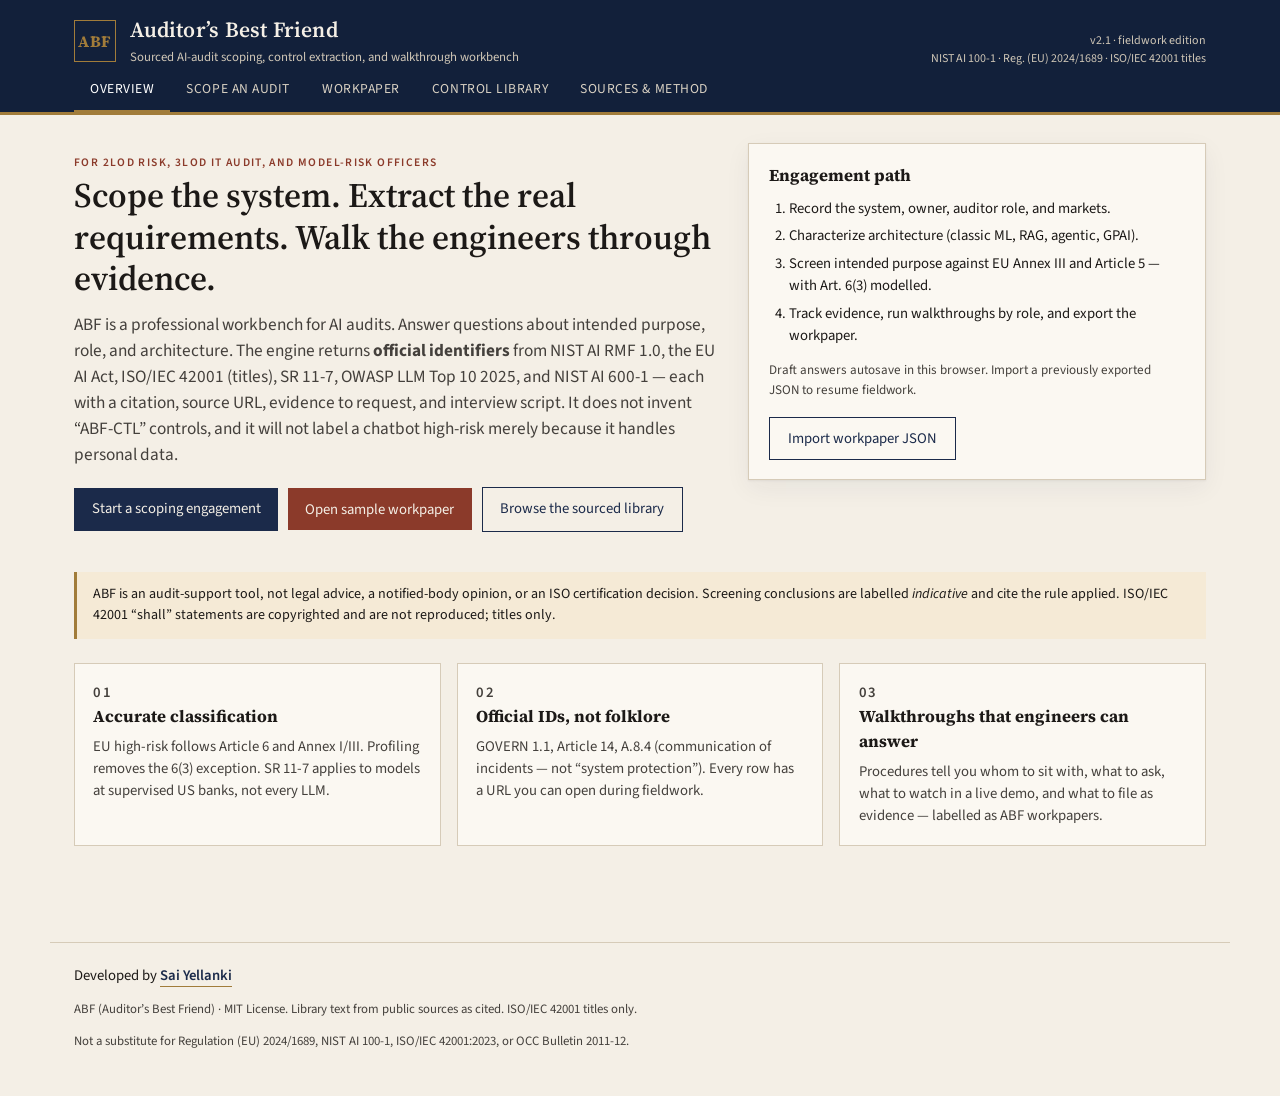
<file: index.html>
<!DOCTYPE html>
<html lang="en">
<head>
  <meta charset="UTF-8">
  <meta name="viewport" content="width=device-width, initial-scale=1.0">
  <title>ABF — Auditor’s Best Friend · AI audit workbench</title>
  <meta name="description" content="Professional AI-audit scoping workbench. Extract NIST AI RMF, EU AI Act, ISO/IEC 42001, SR 11-7, and OWASP LLM controls with cited sources, evidence, and engineer walkthroughs.">
  <link rel="canonical" href="https://abf-workbench.netlify.app/">
  <meta property="og:type" content="website">
  <meta property="og:site_name" content="ABF — Auditor’s Best Friend">
  <meta property="og:title" content="ABF — Auditor’s Best Friend">
  <meta property="og:description" content="Scope an AI system, extract official NIST AI RMF, EU AI Act, ISO/IEC 42001, SR 11-7, and OWASP LLM requirements, and walk engineers through evidence.">
  <meta property="og:url" content="https://abf-workbench.netlify.app/">
  <meta property="og:image" content="https://abf-workbench.netlify.app/assets/og-card.png">
  <meta property="og:image:width" content="1200">
  <meta property="og:image:height" content="630">
  <meta property="og:image:alt" content="ABF — Auditor’s Best Friend, sourced AI-audit scoping workbench">
  <meta name="twitter:card" content="summary_large_image">
  <meta name="twitter:title" content="ABF — Auditor’s Best Friend">
  <meta name="twitter:description" content="Sourced AI-audit workbench for scoping, official control extraction, evidence, and engineer walkthroughs.">
  <meta name="twitter:image" content="https://abf-workbench.netlify.app/assets/og-card.png">
  <link rel="preconnect" href="https://fonts.googleapis.com">
  <link rel="preconnect" href="https://fonts.gstatic.com" crossorigin>
  <link href="https://fonts.googleapis.com/css2?family=IBM+Plex+Mono:wght@400;500&family=Source+Sans+3:wght@400;600;700&family=Source+Serif+4:opsz,wght@8..60,500;8..60,600;8..60,700&display=swap" rel="stylesheet">
  <link rel="icon" href="favicon.svg" type="image/svg+xml">
  <link rel="stylesheet" href="assets/abf.css">
</head>
<body>
  <a class="skip-link" href="#main">Skip to content</a>
  <header class="app-header">
    <div class="app-header-inner">
      <div class="brand">
        <div class="mark" aria-hidden="true">ABF</div>
        <div>
          <h1>Auditor’s Best Friend</h1>
          <p>Sourced AI-audit scoping, control extraction, and walkthrough workbench</p>
        </div>
      </div>
      <div class="header-meta">
        <div>v2.1 · fieldwork edition</div>
        <div>NIST AI 100-1 · Reg. (EU) 2024/1689 · ISO/IEC 42001 titles</div>
      </div>
    </div>
    <nav class="primary" aria-label="Primary">
      <a href="#home">Overview</a>
      <a href="#scope">Scope an audit</a>
      <a href="#results">Workpaper <span id="wp-badge" class="nav-badge hidden" aria-live="polite"></span></a>
      <a href="#library">Control library</a>
      <a href="#sources">Sources &amp; method</a>
    </nav>
  </header>

  <main id="main">
    <section data-view="home">
      <div class="hero">
        <div>
          <p class="kicker">For 2LoD risk, 3LoD IT audit, and model-risk officers</p>
          <h2>Scope the system. Extract the real requirements. Walk the engineers through evidence.</h2>
          <p class="lede">
            ABF is a professional workbench for AI audits. Answer questions about intended purpose,
            role, and architecture. The engine returns <strong>official identifiers</strong> from
            NIST AI RMF 1.0, the EU AI Act, ISO/IEC 42001 (titles), SR 11-7, OWASP LLM Top 10 2025,
            and NIST AI 600-1 — each with a citation, source URL, evidence to request, and interview
            script. It does not invent “ABF-CTL” controls, and it will not label a chatbot high-risk
            merely because it handles personal data.
          </p>
          <div class="btn-row">
            <a class="btn" href="#scope">Start a scoping engagement</a>
            <button class="btn btn-accent" type="button" id="home-sample">Open sample workpaper</button>
            <a class="btn btn-secondary" href="#library">Browse the sourced library</a>
          </div>
        </div>
        <aside class="hero-card">
          <h3>Engagement path</h3>
          <ol>
            <li>Record the system, owner, auditor role, and markets.</li>
            <li>Characterize architecture (classic ML, RAG, agentic, GPAI).</li>
            <li>Screen intended purpose against EU Annex III and Article 5 — with Art. 6(3) modelled.</li>
            <li>Track evidence, run walkthroughs by role, and export the workpaper.</li>
          </ol>
          <p class="hero-card-note">Draft answers autosave in this browser. Import a previously exported JSON to resume fieldwork.</p>
          <div class="btn-row">
            <button class="btn btn-secondary" type="button" data-import>Import workpaper JSON</button>
          </div>
        </aside>
      </div>

      <div class="notice">
        ABF is an audit-support tool, not legal advice, a notified-body opinion, or an ISO certification
        decision. Screening conclusions are labelled <em>indicative</em> and cite the rule applied.
        ISO/IEC 42001 “shall” statements are copyrighted and are not reproduced; titles only.
      </div>

      <div class="grid-3">
        <article class="panel">
          <p class="kicker">01</p>
          <h3>Accurate classification</h3>
          <p>EU high-risk follows Article 6 and Annex I/III. Profiling removes the 6(3) exception. SR 11-7 applies to models at supervised US banks, not every LLM.</p>
        </article>
        <article class="panel">
          <p class="kicker">02</p>
          <h3>Official IDs, not folklore</h3>
          <p>GOVERN 1.1, Article 14, A.8.4 (communication of incidents — not “system protection”). Every row has a URL you can open during fieldwork.</p>
        </article>
        <article class="panel">
          <p class="kicker">03</p>
          <h3>Walkthroughs that engineers can answer</h3>
          <p>Procedures tell you whom to sit with, what to ask, what to watch in a live demo, and what to file as evidence — labelled as ABF workpapers.</p>
        </article>
      </div>
    </section>

    <section data-view="scope" class="hidden">
      <div class="wizard">
        <div class="wizard-nav">
        <ol class="steps" aria-label="Scoping steps">
          <li data-step="1" class="active"><button type="button">1. Engagement</button></li>
          <li data-step="2"><button type="button">2. Role &amp; markets</button></li>
          <li data-step="3"><button type="button">3. Architecture</button></li>
          <li data-step="4"><button type="button">4. Intended purpose</button></li>
          <li data-step="5"><button type="button">5. Prohibited &amp; data</button></li>
          <li data-step="6"><button type="button">6. Generate</button></li>
        </ol>
        <button class="btn-ghost" type="button" data-reset>New engagement</button>
        </div>

        <div>
          <div class="form-section wizard-pane" data-step="1">
            <h2>Engagement record</h2>
            <p class="help">These fields header the workpaper. Nothing here classifies the system.</p>
            <div class="two">
              <label class="field required">AI system name
                <input id="sys-name" type="text" name="system_name" placeholder="e.g. Retail collections ranking model" autocomplete="off" required>
              </label>
              <label class="field">System owner
                <input type="text" name="owner" placeholder="Named accountable executive">
              </label>
              <label class="field">Business unit
                <input type="text" name="business_unit">
              </label>
              <label class="field">Auditor
                <input type="text" name="auditor">
              </label>
              <label class="field">Engagement ID
                <input type="text" name="engagement_id" placeholder="IA-2026-014">
              </label>
              <label class="field">Workpaper date
                <input type="date" name="engagement_date">
              </label>
            </div>
            <label class="field">Intended purpose
              <span class="hint">One or two sentences. This is the EU Art. 11 / Annex IV input and the SR 11-7 purpose statement.</span>
              <textarea name="intended_purpose" placeholder="What decision or output does this system produce, for whom, in which setting?"></textarea>
            </label>
            <p class="field-error hidden" id="name-error" role="alert">Name the AI system before continuing. It headers every export.</p>
            <div class="btn-row">
              <button class="btn" type="button" data-next>Continue</button>
              <button class="btn btn-secondary" type="button" id="fill-sample">Fill sample answers</button>
              <button class="btn btn-secondary" type="button" data-import>Import JSON</button>
              <button class="btn btn-secondary" type="button" data-reset>Clear form</button>
            </div>
          </div>

          <div class="form-section wizard-pane hidden" data-step="2">
            <h2>Role and markets</h2>
            <p class="help">EU duties split by <span class="cite">Art. 3</span> actor (provider vs deployer) and by whether output is used in the Union. SR 11-7 is US banking supervisory guidance only.</p>
            <label class="field">Your organization’s role for this system
              <select name="role">
                <option value="deployer">Deployer (uses a system supplied by others)</option>
                <option value="provider">Provider (places on the market / puts into service)</option>
                <option value="both">Both provider and deployer</option>
                <option value="gpai_provider">GPAI model provider (Chapter V)</option>
              </select>
            </label>
            <p class="cite">Markets / supervisory perimeter</p>
            <div class="check-grid">
              <label class="check"><input type="checkbox" data-group="markets" value="eu"> EU / output used in the EU</label>
              <label class="check"><input type="checkbox" data-group="markets" value="uk"> United Kingdom</label>
              <label class="check"><input type="checkbox" data-group="markets" value="us_banking"> US supervised banking organization</label>
              <label class="check"><input type="checkbox" data-group="markets" value="us_other"> United States (non-bank)</label>
              <label class="check"><input type="checkbox" data-group="markets" value="other"> Other / global enterprise</label>
            </div>
            <label class="check"><input type="checkbox" name="iso42001_aims" checked>
              Include ISO/IEC 42001:2023 Annex A titles (obtain the standard for authentic text)
            </label>
            <div class="btn-row">
              <button class="btn btn-secondary" type="button" data-back>Back</button>
              <button class="btn" type="button" data-next>Continue</button>
            </div>
          </div>

          <div class="form-section wizard-pane hidden" data-step="3">
            <h2>System characterization</h2>
            <p class="help">Architecture selects overlays (OWASP LLM Top 10, NIST AI 600-1). It does not, by itself, create EU high-risk status.</p>
            <p class="cite">Architecture (select all that apply)</p>
            <div class="choice-grid">
              <label class="choice">
                <input type="checkbox" data-group="architecture" value="classic_ml">
                <span class="choice-title">Classic ML</span>
                <span class="choice-hint">Scoring, ranking, tabular or statistical models</span>
              </label>
              <label class="choice">
                <input type="checkbox" data-group="architecture" value="llm_chat">
                <span class="choice-title">Generative LLM</span>
                <span class="choice-hint">Chat, drafting, or other generated content</span>
              </label>
              <label class="choice">
                <input type="checkbox" data-group="architecture" value="rag">
                <span class="choice-title">Retrieval-augmented</span>
                <span class="choice-hint">Policy, knowledge, or document retrieval (RAG)</span>
              </label>
              <label class="choice">
                <input type="checkbox" data-group="architecture" value="agentic">
                <span class="choice-title">Agentic</span>
                <span class="choice-hint">Tools, MCP, write actions — not an EU high-risk trigger</span>
              </label>
              <label class="choice">
                <input type="checkbox" data-group="architecture" value="biometrics">
                <span class="choice-title">Biometrics / CV</span>
                <span class="choice-hint">Face, voice, or computer-vision identification</span>
              </label>
            </div>
            <label class="check"><input type="checkbox" name="third_party_model_or_api"> Third-party model, API, or managed vector store</label>
            <label class="check"><input type="checkbox" name="gpai_model_provider"> We provide a general-purpose AI model (not only an app on top of one)</label>
            <label class="check"><input type="checkbox" name="gpai_systemic_flops"> Training compute exceeded 10<sup>25</sup> FLOPs (Art. 51 presumption)</label>
            <label class="check"><input type="checkbox" name="interacts_with_natural_persons"> Natural persons interact with the system (chatbot, assistant, voice)</label>
            <label class="check"><input type="checkbox" name="synthetic_content"> Generates synthetic audio, image, video, or text content</label>
            <div class="btn-row">
              <button class="btn btn-secondary" type="button" data-back>Back</button>
              <button class="btn" type="button" data-next>Continue</button>
            </div>
          </div>

          <div class="form-section wizard-pane hidden" data-step="4">
            <h2>Intended purpose versus Annex III</h2>
            <p class="help">High-risk under <span class="cite">Art. 6(2)</span> is a use-case test. Tick a paragraph only if the authentic Annex III text matches the intended purpose. Source: Commission AI Act Service Desk, Annex III.</p>
            <label class="check"><input type="checkbox" name="annex_i_safety_component"> Safety component of an Annex I product that requires third-party conformity assessment <span class="cite">Art. 6(1)</span></label>
            <div class="check-grid">
              <label class="check"><input type="checkbox" name="annex_iii_1"> Biometrics (RBI, sensitive categorisation, emotion) <span class="cite">III(1)</span></label>
              <label class="check"><input type="checkbox" name="annex_iii_2"> Critical-infrastructure safety component <span class="cite">III(2)</span></label>
              <label class="check"><input type="checkbox" name="annex_iii_3"> Education / vocational training <span class="cite">III(3)</span></label>
              <label class="check"><input type="checkbox" name="annex_iii_4"> Employment, workers’ management, self-employment <span class="cite">III(4)</span></label>
              <label class="check"><input type="checkbox" name="annex_iii_5"> Essential public/private services (credit, insurance, benefits, emergency) <span class="cite">III(5)</span></label>
              <label class="check"><input type="checkbox" name="annex_iii_6"> Law enforcement <span class="cite">III(6)</span></label>
              <label class="check"><input type="checkbox" name="annex_iii_7"> Migration, asylum, border control <span class="cite">III(7)</span></label>
              <label class="check"><input type="checkbox" name="annex_iii_8"> Administration of justice / democratic processes <span class="cite">III(8)</span></label>
            </div>
            <label class="check"><input type="checkbox" name="profiles_natural_persons"> Profiles natural persons (automated processing to evaluate personal aspects)
              <span class="cite">removes Art. 6(3) exception</span></label>
            <p class="cite">Article 6(3) — tick only if you believe a listed condition applies (provider must document)</p>
            <div class="check-grid">
              <label class="check"><input type="checkbox" name="art63_narrow_procedural"> Narrow procedural task</label>
              <label class="check"><input type="checkbox" name="art63_improves_human"> Improves a previously completed human activity</label>
              <label class="check"><input type="checkbox" name="art63_detects_patterns"> Detects decision-making patterns without replacing human assessment</label>
              <label class="check"><input type="checkbox" name="art63_preparatory"> Purely preparatory task to an Annex III assessment</label>
            </div>
            <div class="btn-row">
              <button class="btn btn-secondary" type="button" data-back>Back</button>
              <button class="btn" type="button" data-next>Continue</button>
            </div>
          </div>

          <div class="form-section wizard-pane hidden" data-step="5">
            <h2>Prohibited practices, data, and model use</h2>
            <p class="help">Article 5 items are a <strong>screen</strong>. A tick produces an indicative finding for counsel — not a determination that the system is prohibited.</p>
            <p class="cite">Article 5 indicators (non-exhaustive labels)</p>
            <div class="check-grid">
              <label class="check"><input type="checkbox" data-group="art5_practices" value="social_scoring"> Social scoring causing detrimental treatment</label>
              <label class="check"><input type="checkbox" data-group="art5_practices" value="untargeted_scrape"> Untargeted facial-image scraping for a recognition database</label>
              <label class="check"><input type="checkbox" data-group="art5_practices" value="emotion_work_edu"> Emotion recognition at work or in education (check exceptions)</label>
              <label class="check"><input type="checkbox" data-group="art5_practices" value="criminality_profiling"> Criminality risk solely from profiling / personality</label>
              <label class="check"><input type="checkbox" data-group="art5_practices" value="rbi_realtime"> Real-time remote biometric ID in public spaces (law enforcement)</label>
              <label class="check"><input type="checkbox" data-group="art5_practices" value="manipulative"> Subliminal / manipulative techniques causing significant harm</label>
            </div>
            <label class="check"><input type="checkbox" name="personal_data"> Processes personal data</label>
            <label class="check"><input type="checkbox" name="automated_decision"> Output can take effect with limited or no human review</label>
            <label class="check"><input type="checkbox" name="material_business_decision_model"> Quantitative method used for material business decisions (credit, capital, underwriting, etc.)</label>
            <label class="check"><input type="checkbox" name="fria_role"> Deployer is a public body, public-service provider, or Annex III 5(b)/(c) actor (Art. 27 FRIA screen)</label>
            <label class="check"><input type="checkbox" name="deepfake"> Deployer of deep-fake image/audio/video (Art. 50 disclosure)</label>
            <div class="btn-row">
              <button class="btn btn-secondary" type="button" data-back>Back</button>
              <button class="btn" type="button" data-next>Continue</button>
            </div>
          </div>

          <div class="form-section wizard-pane hidden" data-step="6">
            <h2>Generate the workpaper</h2>
            <p class="help">ABF will filter the sourced library using the answers on the previous steps, attach walkthrough procedures where we have authored them, and leave every official citation intact.</p>
            <div id="preview-mount"></div>
            <div class="notice info">
              You can still change answers by stepping back. Generated files are workpapers for the audit file, not vendor-API payloads. Testing status and notes stay in this browser until you export JSON.
            </div>
            <div class="btn-row">
              <button class="btn btn-secondary" type="button" data-back>Back</button>
              <button class="btn btn-accent" type="button" id="generate-btn">Extract applicable requirements</button>
              <button class="btn btn-secondary" type="button" data-reset>Start a new engagement</button>
            </div>
          </div>
        </div>
      </div>
    </section>

    <section data-view="results" class="hidden">
      <div id="results-mount"></div>
    </section>

    <section data-view="library" class="hidden">
      <div id="library-mount"></div>
    </section>

    <section data-view="sources" class="hidden">
      <div id="sources-mount"></div>
    </section>
  </main>

  <footer class="app-footer">
    <p class="credit">Developed by <a href="https://www.linkedin.com/in/hellosai/" target="_blank" rel="noopener noreferrer">Sai Yellanki</a></p>
    <p>ABF (Auditor’s Best Friend) · MIT License. Library text from public sources as cited. ISO/IEC 42001 titles only.</p>
    <p>Not a substitute for Regulation (EU) 2024/1689, NIST AI 100-1, ISO/IEC 42001:2023, or OCC Bulletin 2011-12.</p>
  </footer>

  <input id="import-file" type="file" accept="application/json,.json" hidden>
  <div id="toast" class="toast" role="status" aria-live="polite"></div>

  <script src="assets/engine.js"></script>
  <script src="assets/app.js"></script>
</body>
</html>
</file>
<file: assets/abf.css>
/* ABF — professional audit workbench */
:root {
  --ink: #1c1917;
  --ink-soft: #44403c;
  --paper: #f4efe6;
  --paper-2: #fbf8f2;
  --navy: #1b2a4a;
  --navy-2: #12203a;
  --rule: #d6cbb8;
  --rule-strong: #b9a98e;
  --accent: #8b3a2a;
  --gold: #a17c3a;
  --ok: #1f4d3a;
  --ok-bg: #e8f0ea;
  --warn: #7a4b12;
  --warn-bg: #f5ead6;
  --alert: #7f1d1d;
  --alert-bg: #f5e4e0;
  --info: #1e3a5f;
  --info-bg: #e7eef6;
  --mono: "IBM Plex Mono", ui-monospace, monospace;
  --sans: "Source Sans 3", "Segoe UI", sans-serif;
  --serif: "Source Serif 4", "Iowan Old Style", Georgia, serif;
  --shadow: 0 1px 2px rgba(28, 25, 23, 0.06), 0 8px 24px rgba(27, 42, 74, 0.06);
}

*, *::before, *::after { box-sizing: border-box; }
html { scroll-behavior: smooth; scroll-padding-top: 7.5rem; }
html, body { margin: 0; padding: 0; }
body {
  font-family: var(--sans);
  color: var(--ink);
  background: var(--paper);
  line-height: 1.5;
  min-height: 100vh;
}

a { color: var(--navy); }
a:hover { color: var(--accent); }
.hidden { display: none !important; }
.serif { font-family: var(--serif); }
:focus-visible {
  outline: 2px solid var(--gold);
  outline-offset: 2px;
}

.skip-link {
  position: absolute;
  left: 0.75rem;
  top: -3rem;
  z-index: 80;
  background: var(--gold);
  color: var(--navy-2);
  padding: 0.4rem 0.75rem;
  font-weight: 600;
  text-decoration: none;
}
.skip-link:focus { top: 0.6rem; }

.app-header {
  background: var(--navy-2);
  color: #f4efe6;
  border-bottom: 3px solid var(--gold);
  position: sticky;
  top: 0;
  z-index: 40;
}
.app-header-inner {
  max-width: 1180px;
  margin: 0 auto;
  padding: 0.9rem 1.5rem 0;
  display: flex;
  flex-wrap: wrap;
  align-items: flex-end;
  justify-content: space-between;
  gap: 1rem;
}
.brand { display: flex; gap: 0.9rem; align-items: center; }
.mark {
  width: 42px; height: 42px;
  border: 1px solid var(--gold);
  display: grid; place-items: center;
  font-family: var(--serif);
  font-weight: 700;
  letter-spacing: 0.04em;
  color: var(--gold);
}
.brand h1 {
  font-family: var(--serif);
  font-size: 1.35rem;
  margin: 0;
  font-weight: 600;
  letter-spacing: 0.01em;
}
.brand p {
  margin: 0.1rem 0 0;
  font-size: 0.8rem;
  color: #cfc6b6;
}
.header-meta {
  font-size: 0.75rem;
  color: #cfc6b6;
  text-align: right;
}
nav.primary {
  max-width: 1180px;
  margin: 0 auto;
  padding: 0 1.5rem;
  display: flex;
  gap: 0;
  overflow-x: auto;
  flex-wrap: nowrap;
}
nav.primary a {
  color: #d9d1c3;
  text-decoration: none;
  padding: 0.7rem 1rem 0.65rem;
  font-size: 0.85rem;
  letter-spacing: 0.04em;
  text-transform: uppercase;
  border-bottom: 2px solid transparent;
  white-space: nowrap;
  flex: 0 0 auto;
}
nav.primary a.active, nav.primary a:hover {
  color: #fff;
  border-bottom-color: var(--gold);
}
.nav-badge {
  display: inline-block;
  min-width: 1.25rem;
  margin-left: 0.35rem;
  padding: 0.05rem 0.35rem;
  border-radius: 999px;
  background: var(--gold);
  color: var(--navy-2);
  font-size: 0.68rem;
  font-weight: 700;
  letter-spacing: 0;
  text-transform: none;
  vertical-align: 1px;
}
.nav-badge.hidden { display: none; }

main { max-width: 1180px; margin: 0 auto; padding: 1.75rem 1.5rem 4rem; }

.hero {
  display: grid;
  grid-template-columns: 1.4fr 1fr;
  gap: 2rem;
  align-items: start;
  margin-bottom: 2.5rem;
}
.hero h2 {
  font-family: var(--serif);
  font-size: 2.15rem;
  font-weight: 600;
  line-height: 1.2;
  margin: 0 0 0.8rem;
}
.lede { font-size: 1.08rem; color: var(--ink-soft); margin: 0 0 1.2rem; }
.hero-card {
  background: var(--paper-2);
  border: 1px solid var(--rule);
  box-shadow: var(--shadow);
  padding: 1.2rem 1.3rem;
}
.hero-card h3 {
  font-family: var(--serif);
  margin: 0 0 0.6rem;
  font-size: 1.05rem;
}
.hero-card ol { margin: 0; padding-left: 1.2rem; font-size: 0.92rem; }
.hero-card li { margin: 0.35rem 0; }
.hero-card-note {
  margin: 0.9rem 0 0;
  font-size: 0.82rem;
  color: var(--ink-soft);
}

.btn {
  display: inline-block;
  border: 0;
  cursor: pointer;
  font-family: var(--sans);
  font-size: 0.92rem;
  padding: 0.65rem 1.1rem;
  background: var(--navy);
  color: #f4efe6;
  text-decoration: none;
}
.btn:hover { background: #24375d; color: #fff; }
.btn:disabled { opacity: 0.55; cursor: not-allowed; }
.btn-secondary { background: transparent; color: var(--navy); border: 1px solid var(--navy); }
.btn-secondary:hover { background: var(--navy); color: #fff; }
.btn-accent { background: var(--accent); }
.btn-accent:hover { background: #6f2e22; color: #fff; }
.btn-ghost {
  background: transparent;
  color: var(--navy);
  border: 0;
  padding: 0.25rem 0.4rem;
  font-size: 0.78rem;
  text-decoration: underline;
  text-underline-offset: 2px;
}
.btn-ghost:hover { color: var(--accent); background: transparent; }
.btn-row { display: flex; flex-wrap: wrap; gap: 0.6rem; margin-top: 1rem; align-items: center; }

.grid-3 {
  display: grid;
  grid-template-columns: repeat(3, 1fr);
  gap: 1rem;
  margin: 1.5rem 0 2rem;
}
.panel {
  background: var(--paper-2);
  border: 1px solid var(--rule);
  padding: 1.1rem 1.15rem;
}
.panel h3 { font-family: var(--serif); margin: 0 0 0.4rem; font-size: 1.05rem; }
.panel p { margin: 0; font-size: 0.92rem; color: var(--ink-soft); }
.kicker {
  font-size: 0.72rem;
  letter-spacing: 0.12em;
  text-transform: uppercase;
  color: var(--accent);
  font-weight: 600;
  margin-bottom: 0.25rem;
}

.notice {
  border-left: 3px solid var(--gold);
  background: var(--warn-bg);
  padding: 0.8rem 1rem;
  font-size: 0.88rem;
  margin: 1rem 0;
}
.notice.alert { border-left-color: var(--alert); background: var(--alert-bg); }
.notice.ok { border-left-color: var(--ok); background: var(--ok-bg); }
.notice.info { border-left-color: var(--info); background: var(--info-bg); }

.wizard {
  display: grid;
  grid-template-columns: 220px 1fr;
  gap: 1.5rem;
}
.steps { list-style: none; margin: 0; padding: 0; }
.steps li {
  border-left: 2px solid var(--rule);
  font-size: 0.85rem;
  color: var(--ink-soft);
}
.steps li button {
  display: block;
  width: 100%;
  text-align: left;
  background: transparent;
  border: 0;
  padding: 0.55rem 0.7rem;
  font: inherit;
  color: inherit;
  cursor: pointer;
}
.steps li.active {
  border-left-color: var(--navy);
  color: var(--navy);
  font-weight: 650;
  background: var(--paper-2);
}
.steps li.done { border-left-color: var(--ok); color: var(--ok); }

.form-section h2 {
  font-family: var(--serif);
  font-size: 1.45rem;
  margin: 0 0 0.35rem;
}
.form-section .help { color: var(--ink-soft); font-size: 0.9rem; margin: 0 0 1.1rem; }
label.field { display: block; margin: 0 0 0.9rem; font-size: 0.9rem; font-weight: 600; }
label.field.required::after { content: " · required"; font-weight: 400; color: var(--accent); font-size: 0.75rem; }
label.field span.hint { display: block; font-weight: 400; color: var(--ink-soft); font-size: 0.82rem; }
input[type="text"], input[type="date"], select, textarea {
  width: 100%;
  margin-top: 0.3rem;
  font: inherit;
  padding: 0.5rem 0.6rem;
  border: 1px solid var(--rule-strong);
  background: #fff;
  color: var(--ink);
}
textarea { min-height: 5rem; }
.two { display: grid; grid-template-columns: 1fr 1fr; gap: 0.8rem; }
.check-grid { display: grid; grid-template-columns: 1fr 1fr; gap: 0.45rem 1rem; margin: 0.4rem 0 1rem; }
.check {
  display: flex; gap: 0.5rem; align-items: flex-start;
  font-size: 0.88rem; font-weight: 400;
}
.check input { margin-top: 0.25rem; }
.field-error { color: var(--alert); font-size: 0.85rem; margin: 0 0 0.8rem; }
.choice-grid {
  display: grid;
  grid-template-columns: repeat(2, 1fr);
  gap: 0.6rem;
  margin: 0.4rem 0 1.1rem;
}
.choice {
  display: grid;
  gap: 0.15rem;
  padding: 0.75rem 0.85rem 0.8rem 2.1rem;
  border: 1px solid var(--rule);
  background: var(--paper-2);
  position: relative;
  cursor: pointer;
  font-weight: 400;
}
.choice input {
  position: absolute;
  left: 0.75rem;
  top: 0.9rem;
}
.choice-title { font-weight: 650; color: var(--navy); }
.choice-hint { font-size: 0.8rem; color: var(--ink-soft); }
.choice:has(input:checked) {
  border-color: var(--navy);
  background: #fff;
  box-shadow: inset 3px 0 0 var(--gold);
}
.preview-card {
  background: var(--paper-2);
  border: 1px solid var(--rule);
  padding: 1rem 1.1rem;
  margin: 0 0 1rem;
}
.preview-card h3 {
  font-family: var(--serif);
  margin: 0 0 0.5rem;
  font-size: 1.05rem;
}
.preview-dl {
  display: grid;
  grid-template-columns: 9.5rem 1fr;
  gap: 0.25rem 0.8rem;
  font-size: 0.88rem;
  margin: 0 0 0.8rem;
}
.preview-dl dt { color: var(--ink-soft); }
.preview-dl dd { margin: 0; }
.cite {
  font-family: var(--mono);
  font-size: 0.72rem;
  color: var(--gold);
  letter-spacing: 0.02em;
}

.finding {
  border: 1px solid var(--rule);
  background: var(--paper-2);
  padding: 1rem 1.1rem;
  margin: 0.7rem 0;
}
.finding h3 { margin: 0 0 0.25rem; font-size: 1rem; font-family: var(--serif); }
.status {
  display: inline-block;
  font-size: 0.72rem;
  letter-spacing: 0.04em;
  text-transform: uppercase;
  padding: 0.15rem 0.4rem;
  background: var(--info-bg);
  color: var(--info);
  margin-bottom: 0.4rem;
}
.status.high { background: var(--alert-bg); color: var(--alert); }
.status.warn { background: var(--warn-bg); color: var(--warn); }
.status.ok { background: var(--ok-bg); color: var(--ok); }

.stats { display: flex; flex-wrap: wrap; gap: 0.7rem; margin: 1rem 0; }
.stat {
  background: var(--navy);
  color: #f4efe6;
  padding: 0.7rem 0.9rem;
  min-width: 9rem;
}
.stat b { display: block; font-size: 1.4rem; font-family: var(--serif); }
.stat span { font-size: 0.75rem; color: #cfc6b6; }

.tabs { display: flex; flex-wrap: wrap; gap: 0; border-bottom: 1px solid var(--rule-strong); margin: 1.2rem 0 0; background: var(--paper); position: sticky; top: 6.6rem; z-index: 20; }
.tabs button {
  background: transparent;
  border: 0;
  border-bottom: 2px solid transparent;
  padding: 0.55rem 0.9rem;
  font: inherit;
  cursor: pointer;
  color: var(--ink-soft);
}
.tabs button.active { color: var(--navy); border-bottom-color: var(--navy); font-weight: 650; }

.workpaper-toolbar {
  display: flex;
  flex-wrap: wrap;
  gap: 0.55rem;
  align-items: end;
  margin: 0.9rem 0 0.4rem;
}
.workpaper-toolbar label {
  font-size: 0.82rem;
  font-weight: 600;
}
.workpaper-toolbar select { width: auto; min-width: 12rem; margin-top: 0.2rem; }
.filter-chips { display: flex; flex-wrap: wrap; gap: 0.35rem; margin: 0.6rem 0 0.9rem; }
.filter-chips button {
  background: transparent;
  border: 1px solid var(--rule-strong);
  color: var(--ink-soft);
  font: inherit;
  font-size: 0.75rem;
  padding: 0.2rem 0.5rem;
  cursor: pointer;
}
.filter-chips button.active {
  border-color: var(--navy);
  color: var(--navy);
  background: #fff;
  font-weight: 650;
}

.status-select {
  font: inherit;
  font-size: 0.75rem;
  padding: 0.2rem 0.35rem;
  border: 1px solid var(--rule-strong);
  background: #fff;
  width: auto;
  margin: 0;
}
.status-select[data-tone="requested"] { background: var(--info-bg); color: var(--info); }
.status-select[data-tone="received"] { background: var(--warn-bg); color: var(--warn); }
.status-select[data-tone="tested"] { background: var(--ok-bg); color: var(--ok); }
.status-select[data-tone="exception"] { background: var(--alert-bg); color: var(--alert); }

.note-box { min-height: 3.2rem; font-size: 0.85rem; }
.detail-actions { display: flex; flex-wrap: wrap; gap: 0.4rem; margin-top: 0.6rem; }
.row-id { font-family: var(--mono); font-size: 0.78rem; }

.agenda {
  border: 1px solid var(--rule);
  background: #fff;
  margin: 0.8rem 0;
}
.agenda header {
  padding: 0.8rem 1rem;
  background: #ebe4d6;
  display: flex;
  justify-content: space-between;
  gap: 0.8rem;
  align-items: flex-start;
  flex-wrap: wrap;
}
.agenda header h3 { margin: 0; font-family: var(--serif); font-size: 1.05rem; }
.agenda .body { padding: 0.9rem 1rem 1.1rem; }
.agenda ol { margin: 0.3rem 0 0.8rem; padding-left: 1.2rem; }
.agenda li { margin: 0.35rem 0; }

.progress-strip {
  display: flex;
  flex-wrap: wrap;
  gap: 0.5rem;
  margin: 0.6rem 0 1rem;
  font-size: 0.8rem;
}
.progress-strip span {
  background: var(--paper-2);
  border: 1px solid var(--rule);
  padding: 0.2rem 0.45rem;
}

.print-banner { display: none; }
.toast {
  position: fixed;
  bottom: 1.2rem;
  right: 1.2rem;
  background: var(--navy);
  color: #f4efe6;
  padding: 0.65rem 0.9rem;
  font-size: 0.85rem;
  box-shadow: var(--shadow);
  opacity: 0;
  pointer-events: none;
  transform: translateY(8px);
  transition: opacity 0.2s ease, transform 0.2s ease;
  z-index: 50;
  max-width: 22rem;
}
.toast.show { opacity: 1; transform: none; }

table {
  width: 100%;
  border-collapse: collapse;
  font-size: 0.86rem;
  background: var(--paper-2);
}
th, td { border-bottom: 1px solid var(--rule); padding: 0.55rem 0.6rem; text-align: left; vertical-align: top; }
th { font-size: 0.72rem; letter-spacing: 0.06em; text-transform: uppercase; color: var(--ink-soft); background: #ebe4d6; }
tr[data-open] { cursor: pointer; }
tr[data-open]:hover td { background: #efe8da; }
.detail {
  display: none;
  padding: 0.8rem 1rem 1rem;
  background: #fff;
  border: 1px solid var(--rule);
  border-top: 0;
  margin-bottom: 0.6rem;
  font-size: 0.88rem;
}
.detail.open { display: block; }
.detail h4 { margin: 0.6rem 0 0.25rem; font-size: 0.9rem; }
.chip {
  display: inline-block;
  font-size: 0.7rem;
  padding: 0.1rem 0.4rem;
  border: 1px solid var(--rule-strong);
  margin: 0 0.2rem 0.2rem 0;
  color: var(--ink-soft);
}

.walk {
  border: 1px solid var(--rule);
  margin: 0.8rem 0;
  background: #fff;
}
.walk header { padding: 0.8rem 1rem; background: #ebe4d6; }
.walk header h3 { margin: 0; font-family: var(--serif); font-size: 1.05rem; }
.walk .body { padding: 0.9rem 1rem 1.1rem; }
blockquote {
  margin: 0.4rem 0 0.8rem;
  padding: 0.5rem 0.8rem;
  border-left: 3px solid var(--navy);
  background: var(--info-bg);
  font-style: italic;
}

.library-toolbar {
  display: flex; flex-wrap: wrap; gap: 0.6rem; margin: 0.8rem 0 1rem; align-items: end;
}
.library-toolbar label { flex: 1; min-width: 180px; font-size: 0.85rem; font-weight: 600; }

footer.app-footer {
  border-top: 1px solid var(--rule);
  padding: 1.4rem 1.5rem 2rem;
  font-size: 0.8rem;
  color: var(--ink-soft);
  max-width: 1180px;
  margin: 0 auto;
}
footer.app-footer .credit {
  font-size: 0.92rem;
  color: var(--ink);
  margin: 0 0 0.55rem;
}
footer.app-footer .credit a {
  color: var(--navy);
  font-weight: 600;
  text-decoration: none;
  border-bottom: 1px solid var(--gold);
}
footer.app-footer .credit a:hover {
  color: var(--accent);
}

.source-list { list-style: none; padding: 0; }
.source-list li {
  background: var(--paper-2);
  border: 1px solid var(--rule);
  padding: 1rem 1.1rem;
  margin: 0.6rem 0;
}
.source-list h3 { margin: 0 0 0.3rem; font-family: var(--serif); font-size: 1.05rem; }

details { margin-top: 0.4rem; }
details summary { cursor: pointer; font-weight: 600; color: var(--navy); }

@media (min-width: 901px) {
  .wizard .wizard-nav { position: sticky; top: 7.5rem; align-self: start; }
}

@media (max-width: 900px) {
  .hero, .wizard, .grid-3, .two, .check-grid, .choice-grid, .preview-dl { grid-template-columns: 1fr; }
  nav.primary { overflow-x: auto; }
  .app-header { position: sticky; }
  .header-meta { display: none; }
}

@media print {
  .app-header, nav.primary, .btn-row, .tabs, .wizard .steps, footer.app-footer,
  .no-print, .workpaper-toolbar, .filter-chips, .skip-link, .toast { display: none !important; }
  body { background: #fff; }
  main { max-width: none; padding: 0; }
  .detail { display: block !important; }
  a { color: #000; text-decoration: none; }
  .print-banner {
    display: block;
    border-bottom: 2px solid #1b2a4a;
    margin-bottom: 1rem;
    padding-bottom: 0.6rem;
  }
  .print-banner h1 { font-family: "Source Serif 4", Georgia, serif; font-size: 1.2rem; margin: 0; }
}
</file>
